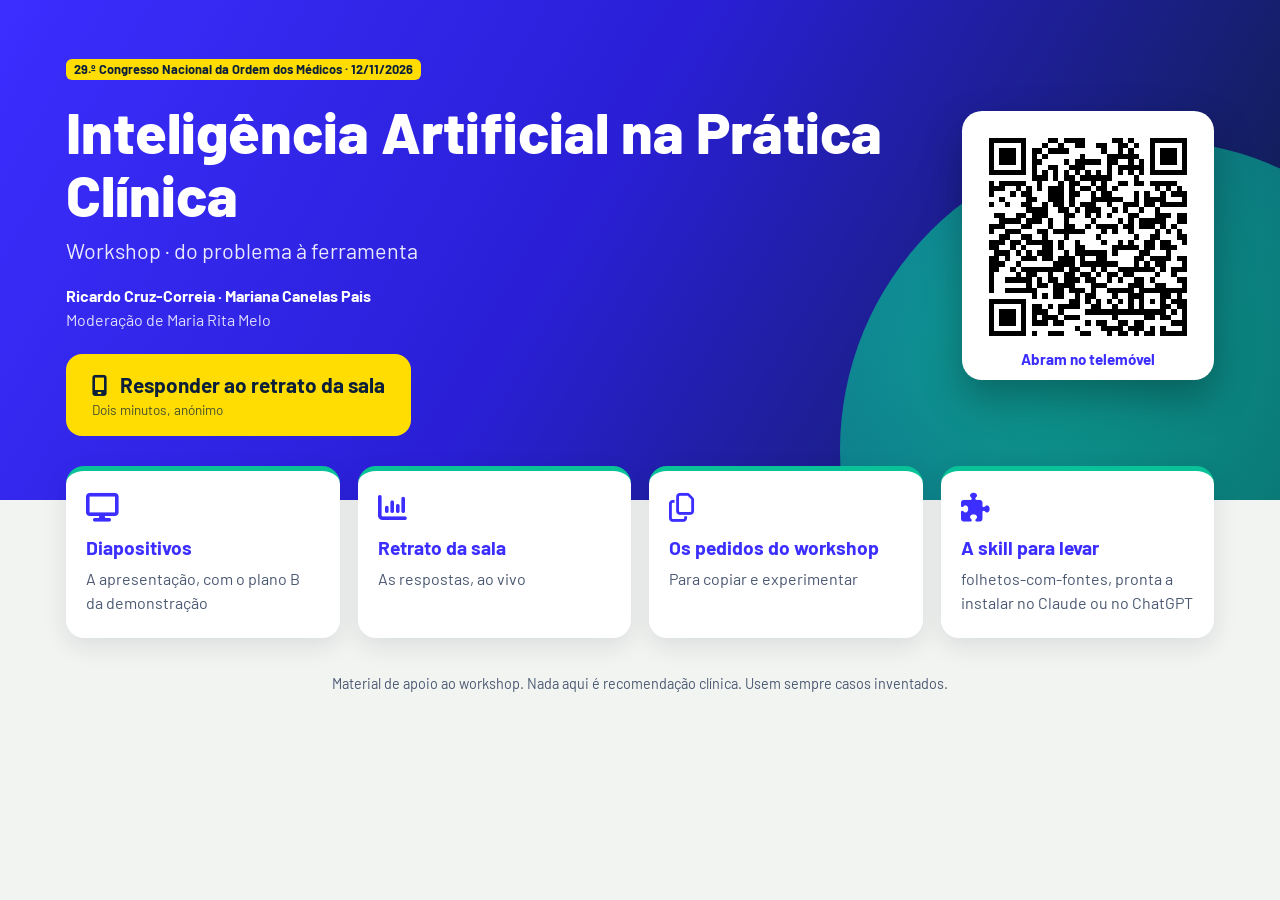
<file: index.html>
<!doctype html>
<html lang="pt"><head><meta charset="utf-8"><meta name="viewport" content="width=device-width,initial-scale=1">
<title>IA na prática clínica · CNOM 2026</title>
<link rel="preconnect" href="https://fonts.googleapis.com"><link href="https://fonts.googleapis.com/css2?family=Barlow:wght@400;600;700;800&display=swap" rel="stylesheet">
<link rel="stylesheet" href="https://cdnjs.cloudflare.com/ajax/libs/font-awesome/6.5.2/css/all.min.css">
<link rel="stylesheet" href="style.css"><script src="config.js"></script></head><body class="home">
<header class="hero"><div class="hero-in">
  <div class="hero-text">
    <span class="tag">29.º Congresso Nacional da Ordem dos Médicos · 12/11/2026</span>
    <h1>Inteligência Artificial na Prática Clínica</h1>
    <p class="hero-sub">Workshop · do problema à ferramenta</p>
    <p class="hero-who">Ricardo Cruz-Correia · Mariana Canelas Pais<br><span>Moderação de Maria Rita Melo</span></p>
    <a id="responder" class="big-btn" href="#"><i class="fa-solid fa-mobile-screen"></i> Responder ao retrato da sala<small>Dois minutos, anónimo</small></a>
  </div>
  <div class="hero-qr"><img src="qr-pagina.png" alt="QR desta página"><span>Abram no telemóvel</span></div>
</div></header>
<main>
<div class="tiles">
  <a href="diapositivos.html" class="tile"><i class="fa-solid fa-display"></i><b>Diapositivos</b><span>A apresentação, com o plano B da demonstração</span></a>
  <a href="resultados.html" class="tile"><i class="fa-solid fa-chart-column"></i><b>Retrato da sala</b><span>As respostas, ao vivo</span></a>
  <a href="prompts.html" class="tile"><i class="fa-regular fa-copy"></i><b>Os pedidos do workshop</b><span>Para copiar e experimentar</span></a>
  <a href="skill-folhetos-com-fontes.zip" download class="tile"><i class="fa-solid fa-puzzle-piece"></i><b>A skill para levar</b><span>folhetos-com-fontes, pronta a instalar no Claude ou no ChatGPT</span></a>
</div>
<p class="note foot">Material de apoio ao workshop. Nada aqui é recomendação clínica. Usem sempre casos inventados.</p>
</main>
<script>
const b=document.getElementById('responder');
if(window.CNOM&&CNOM.form){b.href=CNOM.form}else{b.removeAttribute('href');b.style.opacity=.5;b.querySelector('small').textContent='Abre no início do workshop'}
</script></body></html>
</file>
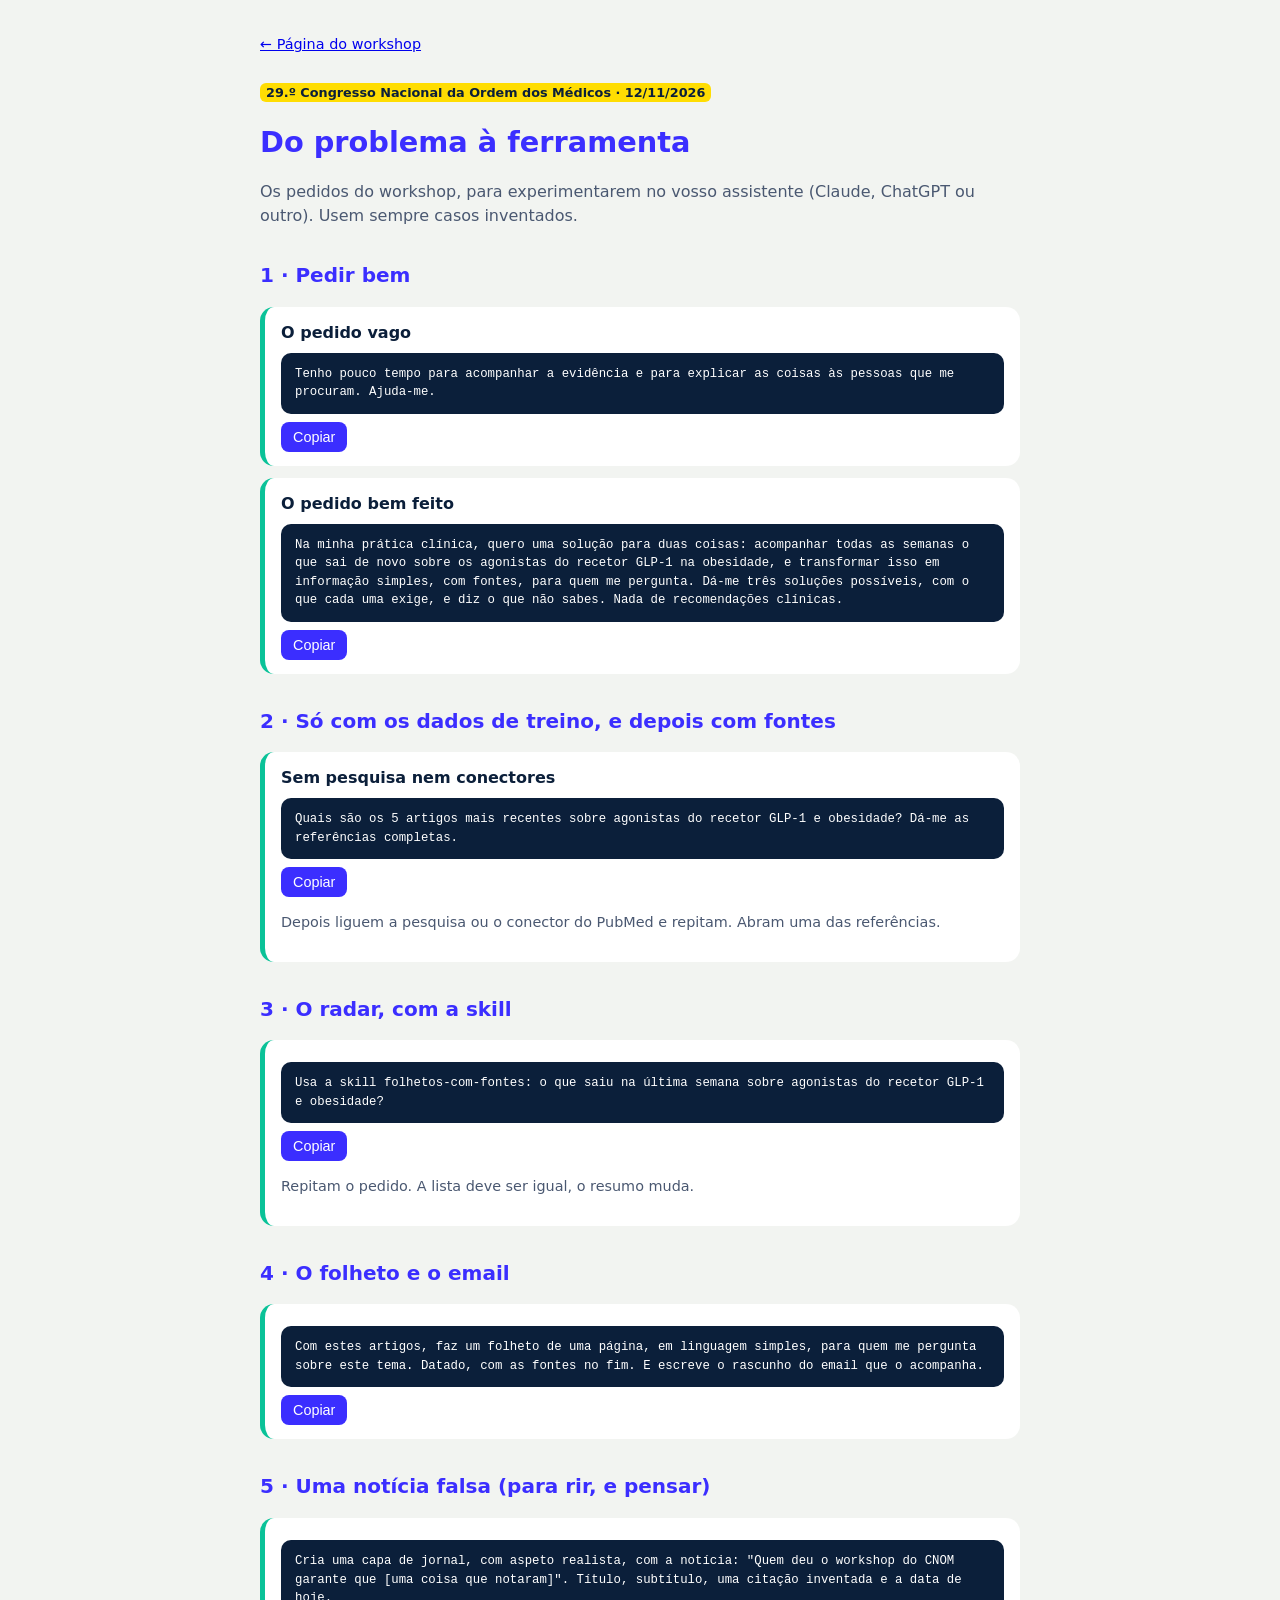
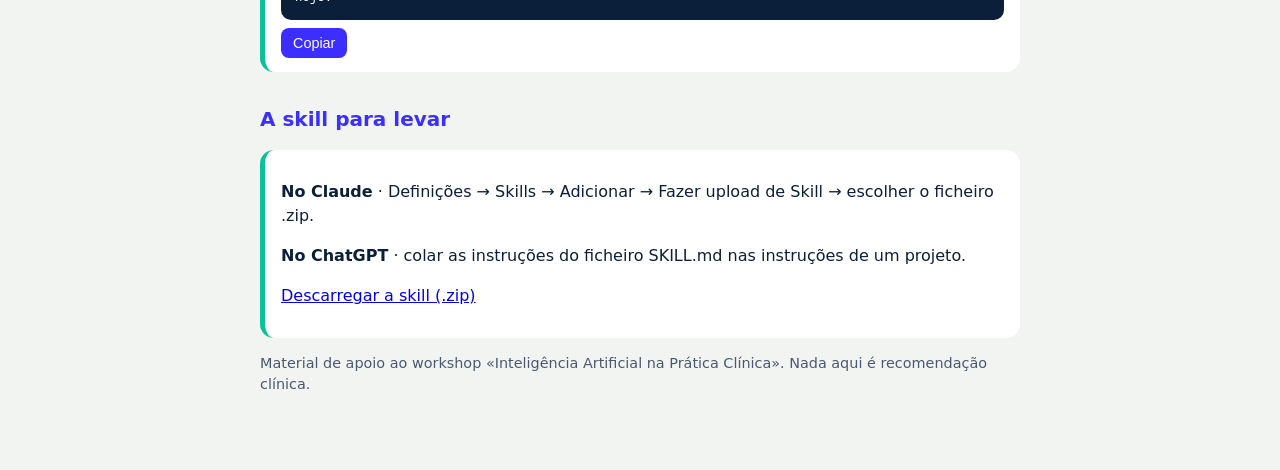
<file: prompts.html>
<!doctype html>
<html lang="pt"><head><meta charset="utf-8"><meta name="viewport" content="width=device-width,initial-scale=1">
<title>Do problema à ferramenta · prompts</title>
<style>
:root{--v:#3B2EFF;--g:#0AC298;--y:#FFDD02;--n:#0B1F3A;--bg:#F2F4F1}
body{margin:0;font-family:system-ui,-apple-system,sans-serif;background:var(--bg);color:var(--n);line-height:1.5}
main{max-width:760px;margin:0 auto;padding:20px 16px 60px}
h1{color:var(--v);font-size:1.8em;margin:.2em 0}h2{color:var(--v);margin-top:1.6em;font-size:1.25em}
.lead{color:#4A5871}.step{background:#fff;border-radius:14px;padding:14px 16px;margin:12px 0;border-left:5px solid var(--g)}
pre{white-space:pre-wrap;background:var(--n);color:#fff;border-radius:10px;padding:12px 14px;font-size:.95em;margin:8px 0}
button{background:var(--v);color:#fff;border:0;border-radius:8px;padding:7px 12px;font-size:.9em;cursor:pointer}
.note{font-size:.9em;color:#4A5871}.tag{display:inline-block;background:var(--y);border-radius:6px;padding:0 6px;font-size:.8em;font-weight:700}
</style></head><body><main>
<p class="note"><a href="index.html">← Página do workshop</a></p>
<p class="tag">29.º Congresso Nacional da Ordem dos Médicos · 12/11/2026</p>
<h1>Do problema à ferramenta</h1>
<p class="lead">Os pedidos do workshop, para experimentarem no vosso assistente (Claude, ChatGPT ou outro). Usem sempre casos inventados.</p>

<h2>1 · Pedir bem</h2>
<div class="step"><b>O pedido vago</b><pre>Tenho pouco tempo para acompanhar a evidência e para explicar as coisas às pessoas que me procuram. Ajuda-me.</pre><button>Copiar</button></div>
<div class="step"><b>O pedido bem feito</b><pre>Na minha prática clínica, quero uma solução para duas coisas: acompanhar todas as semanas o que sai de novo sobre os agonistas do recetor GLP-1 na obesidade, e transformar isso em informação simples, com fontes, para quem me pergunta. Dá-me três soluções possíveis, com o que cada uma exige, e diz o que não sabes. Nada de recomendações clínicas.</pre><button>Copiar</button></div>

<h2>2 · Só com os dados de treino, e depois com fontes</h2>
<div class="step"><b>Sem pesquisa nem conectores</b><pre>Quais são os 5 artigos mais recentes sobre agonistas do recetor GLP-1 e obesidade? Dá-me as referências completas.</pre><button>Copiar</button><p class="note">Depois liguem a pesquisa ou o conector do PubMed e repitam. Abram uma das referências.</p></div>

<h2>3 · O radar, com a skill</h2>
<div class="step"><pre>Usa a skill folhetos-com-fontes: o que saiu na última semana sobre agonistas do recetor GLP-1 e obesidade?</pre><button>Copiar</button><p class="note">Repitam o pedido. A lista deve ser igual, o resumo muda.</p></div>

<h2>4 · O folheto e o email</h2>
<div class="step"><pre>Com estes artigos, faz um folheto de uma página, em linguagem simples, para quem me pergunta sobre este tema. Datado, com as fontes no fim. E escreve o rascunho do email que o acompanha.</pre><button>Copiar</button></div>

<h2>5 · Uma notícia falsa (para rir, e pensar)</h2>
<div class="step"><pre>Cria uma capa de jornal, com aspeto realista, com a notícia: "Quem deu o workshop do CNOM garante que [uma coisa que notaram]". Título, subtítulo, uma citação inventada e a data de hoje.</pre><button>Copiar</button></div>

<h2>A skill para levar</h2>
<div class="step"><p><b>No Claude</b> · Definições → Skills → Adicionar → Fazer upload de Skill → escolher o ficheiro .zip.</p><p><b>No ChatGPT</b> · colar as instruções do ficheiro SKILL.md nas instruções de um projeto.</p><p><a href="skill-folhetos-com-fontes.zip" download>Descarregar a skill (.zip)</a></p></div>

<p class="note">Material de apoio ao workshop «Inteligência Artificial na Prática Clínica». Nada aqui é recomendação clínica.</p>
</main>
<script>document.querySelectorAll('.step button').forEach(b=>b.onclick=()=>{navigator.clipboard.writeText(b.previousElementSibling.textContent);b.textContent='Copiado';setTimeout(()=>b.textContent='Copiar',1500)})</script>
</body></html>
</file>
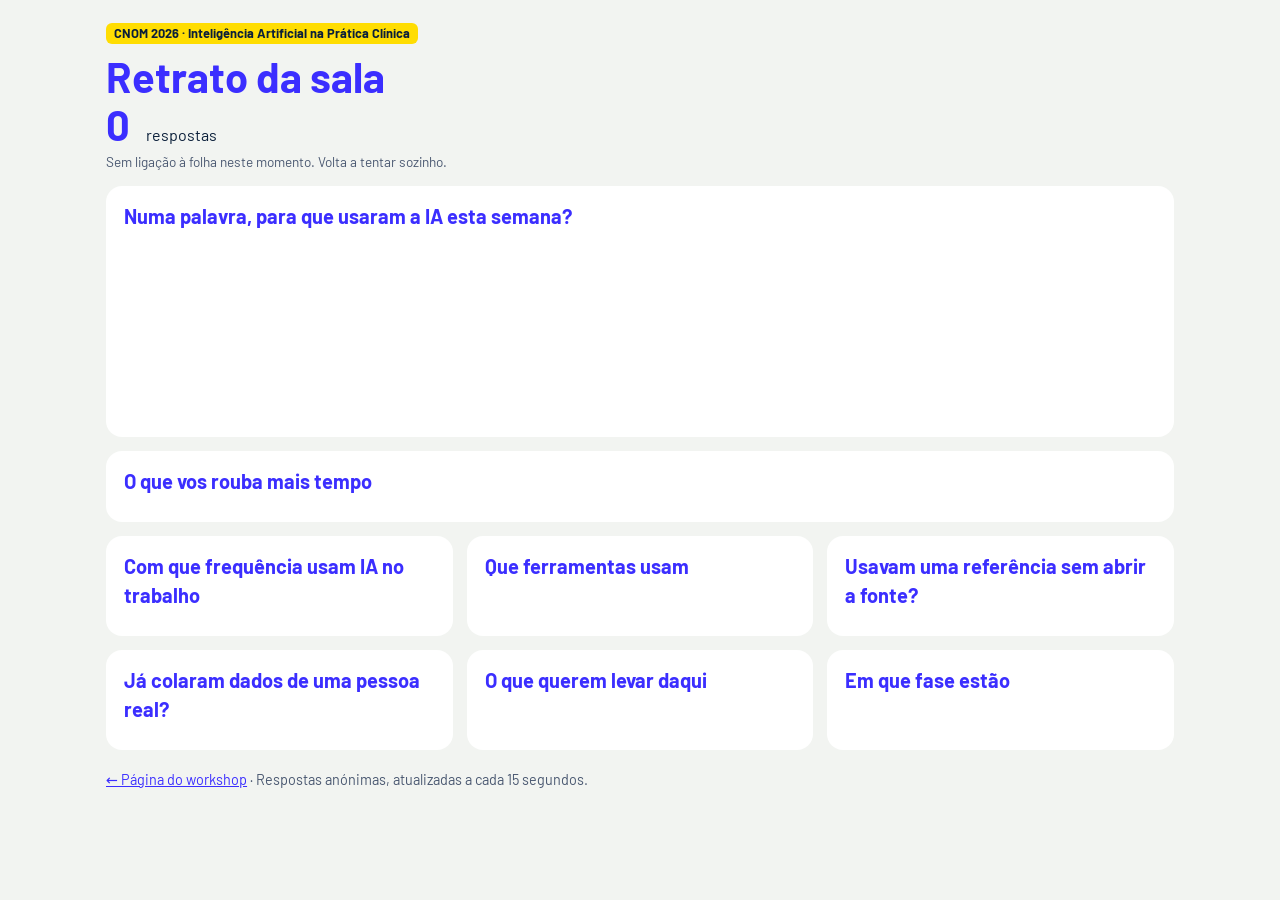
<file: resultados.html>
<!doctype html>
<html lang="pt"><head><meta charset="utf-8"><meta name="viewport" content="width=device-width,initial-scale=1">
<title>Retrato da sala · CNOM 2026</title>
<link rel="preconnect" href="https://fonts.googleapis.com"><link href="https://fonts.googleapis.com/css2?family=Barlow:wght@400;600;700&display=swap" rel="stylesheet">
<link rel="stylesheet" href="style.css"><script src="config.js"></script></head><body><main>
<span class="tag">CNOM 2026 · Inteligência Artificial na Prática Clínica</span>
<h1>Retrato da sala</h1>
<div class="kpi"><b id="n">0</b><span>respostas</span></div>
<p class="status" id="status">A carregar…</p>
<div class="grid">
  <div class="card wide"><h2>Numa palavra, para que usaram a IA esta semana?</h2><div class="cloud" id="cloud"></div></div>
  <div class="card wide"><h2>O que vos rouba mais tempo</h2><div class="quotes" id="tempo"></div></div>
  <div class="card"><h2>Com que frequência usam IA no trabalho</h2><div id="freq"></div></div>
  <div class="card"><h2>Que ferramentas usam</h2><div id="tools"></div></div>
  <div class="card"><h2>Usavam uma referência sem abrir a fonte?</h2><div id="ref"></div></div>
  <div class="card"><h2>Já colaram dados de uma pessoa real?</h2><div id="dados"></div></div>
  <div class="card"><h2>O que querem levar daqui</h2><div id="levar"></div></div>
  <div class="card"><h2>Em que fase estão</h2><div id="fase"></div></div>
</div>
<p class="note" style="margin-top:20px"><a href="index.html">← Página do workshop</a> · Respostas anónimas, atualizadas a cada 15 segundos.</p>
</main>
<script>
const Q={palavra:'Numa palavra',tempo:'rouba mais tempo',freq:'frequência',tools:'ferramentas',ref:'referência',dados:'dados de uma pessoa',levar:'levar daqui',fase:'fase'};
const ORDER={freq:['Nunca','Raramente','Todas as semanas','Todos os dias'],dados:['Não','Sim, depois de os anonimizar','Sim','Prefiro não dizer'],fase:['Estudante','Interno','Especialista','Outra'],
 tools:['ChatGPT','Claude','Gemini','Copilot','OpenEvidence','Nenhuma'],levar:['Pedir melhor','Respostas com fontes','Automatizar uma tarefa','Saber o que é lícito','Criar a minha própria ferramenta']};
const STOP=new Set('a o e de da do das dos para com em no na nos nas um uma uns umas que se por ao à os as é ou mais muito eu me meu minha'.split(' '));
const params=new URLSearchParams(location.search);
if(params.has('ecra'))document.body.classList.add('ecra');
const esc=s=>String(s).replace(/[&<>"]/g,c=>({'&':'&amp;','<':'&lt;','>':'&gt;','"':'&quot;'}[c]));

function parseCSV(t){const rows=[];let r=[],f='',q=false;for(let i=0;i<t.length;i++){const c=t[i];
 if(q){if(c=='"'){if(t[i+1]=='"'){f+='"';i++}else q=false}else f+=c}
 else if(c=='"')q=true;else if(c==','){r.push(f);f=''}else if(c=='\n'){r.push(f);rows.push(r);r=[];f=''}else if(c!='\r')f+=c}
 if(f||r.length){r.push(f);rows.push(r)}return rows.filter(x=>x.some(v=>v.trim()))}

function demo(){const W=['resumos','emails','artigos','nada','traduções','cartas','pesquisa','resumos','apresentações','emails','dúvidas','resumos','relatórios','nada','código','pesquisa','emails'];
 const T=['Relatórios e cartas de referenciação','Responder a emails','Pesquisar evidência atualizada','Registos clínicos','Burocracia das baixas','Preparar aulas','Ler artigos'];
 const h=['Carimbo',Object.values(Q).map(x=>x)].flat();const rows=[];
 for(let i=0;i<34;i++){const p=a=>a[Math.floor(Math.random()*a.length)];
  rows.push(['',p(W),p(T),p(ORDER.freq),[p(ORDER.tools),p(ORDER.tools)].filter((v,j,a)=>a.indexOf(v)==j).join(', '),String(1+Math.floor(Math.random()*5)),p(ORDER.dados),[p(ORDER.levar),p(ORDER.levar)].filter((v,j,a)=>a.indexOf(v)==j).join(', '),p(ORDER.fase)])}
 return [h,...rows]}

function col(h,key){return h.findIndex(x=>x.toLowerCase().includes(Q[key].toLowerCase()))}
function bars(el,counts,total,order,hl){
 const keys=order?[...order,...Object.keys(counts).filter(k=>!order.includes(k))]:Object.keys(counts);
 const items=keys.filter(k=>counts[k]||(order&&order.includes(k))).map(k=>[k,counts[k]||0]);
 if(!order)items.sort((a,b)=>b[1]-a[1]);
 if(!total){el.innerHTML='<p class="empty">À espera das respostas.</p>';return}
 el.innerHTML=items.map(([k,n])=>`<div class="bar${hl&&hl(k)?' hl':''}"><span>${esc(k)}</span><span class="t"><i data-w="${Math.round(100*n/total)}"></i></span><span class="p">${Math.round(100*n/total)}%</span></div>`).join('');
 requestAnimationFrame(()=>el.querySelectorAll('i').forEach(i=>i.style.width=i.dataset.w+'%'))}
function count(rows,i,multi){const c={};rows.forEach(r=>{const v=(r[i]||'').trim();if(!v)return;(multi?v.split(/,\s*(?=[A-ZÁÉÍÓÚ])/):[v]).forEach(x=>{x=x.trim();if(x)c[x]=(c[x]||0)+1})});return c}

let lastN=-1;
function render(rows){const h=rows[0]||[],data=rows.slice(1),N=data.length;
 document.getElementById('n').textContent=N;
 document.getElementById('status').textContent=(params.has('demo')?'Dados de exemplo · ':'')+'Atualizado às '+new Date().toLocaleTimeString('pt-PT',{hour:'2-digit',minute:'2-digit',second:'2-digit'});
 if(N===lastN)return;lastN=N;
 const iw=col(h,'palavra'),it=col(h,'tempo');
 const wc={};data.forEach(r=>(r[iw]||'').toLowerCase().replace(/[.,;:!?()"«»]/g,' ').split(/\s+/).forEach(w=>{if(w.length>1&&!STOP.has(w))wc[w]=(wc[w]||0)+1}));
 const words=Object.entries(wc).sort((a,b)=>b[1]-a[1]).slice(0,40),mx=words.length?words[0][1]:1;
 const cl=document.getElementById('cloud');
 cl.innerHTML=words.length?words.map(([w,n],k)=>`<span class="${k<3?'top':''}" style="font-size:${(1+2.6*n/mx).toFixed(2)}em;animation-delay:${(k*0.05).toFixed(2)}s">${esc(w)}</span>`).sort(()=>Math.random()-.5).join(''):'<p class="empty">À espera das respostas.</p>';
 const tq=data.map(r=>(r[it]||'').trim()).filter(Boolean).reverse().slice(0,12);
 document.getElementById('tempo').innerHTML=tq.length?tq.map((t,k)=>`<div style="animation-delay:${k*0.06}s">${esc(t)}</div>`).join(''):'<p class="empty">À espera das respostas.</p>';
 bars(document.getElementById('freq'),count(data,col(h,'freq')),N,ORDER.freq);
 const tc=count(data,col(h,'tools'),true);bars(document.getElementById('tools'),tc,N,null);
 const rc=count(data,col(h,'ref'));const rl={};['1','2','3','4','5'].forEach(k=>rl[k+(k=='1'?' · nunca':k=='5'?' · sem problema':' ·')]=rc[k]||0);
 bars(document.getElementById('ref'),rl,N,Object.keys(rl),k=>k[0]>='4');
 bars(document.getElementById('dados'),count(data,col(h,'dados')),N,ORDER.dados,k=>k=='Sim');
 bars(document.getElementById('levar'),count(data,col(h,'levar'),true),N,ORDER.levar);
 bars(document.getElementById('fase'),count(data,col(h,'fase')),N,ORDER.fase)}

async function load(){
 if(params.has('demo')){render(demo());return}
 if(!window.CNOM||!CNOM.csv){render([[]]);document.getElementById('status').textContent='O retrato abre no início do workshop.';return}
 try{const r=await fetch(CNOM.csv+(CNOM.csv.includes('?')?'&':'?')+'t='+Date.now(),{cache:'no-store'});render(parseCSV(await r.text()))}
 catch(e){document.getElementById('status').textContent='Sem ligação à folha neste momento. Volta a tentar sozinho.'}}
load();if(!params.has('demo'))setInterval(load,15000);
</script></body></html>
</file>
<file: style.css>
:root{--v:#3B2EFF;--g:#0AC298;--y:#FFDD02;--n:#0B1F3A;--bg:#F2F4F1;--mut:#4A5871;--card:#fff}
*{box-sizing:border-box}
body{margin:0;font-family:Barlow,system-ui,-apple-system,sans-serif;background:var(--bg);color:var(--n);line-height:1.45}
main{max-width:1100px;margin:0 auto;padding:20px 16px 60px}
a{color:var(--v)}
.tag{display:inline-block;background:var(--y);border-radius:6px;padding:1px 8px;font-size:.8em;font-weight:700}
h1{color:var(--v);font-size:clamp(1.7em,4vw,2.6em);margin:.25em 0 .1em;line-height:1.1}
h2{color:var(--v);font-size:1.25em;margin:0 0 .5em}
.lead{color:var(--mut);margin:.2em 0 1em}
.big-btn{display:block;background:var(--v);color:#fff;text-decoration:none;border-radius:16px;padding:18px 20px;font-size:1.3em;font-weight:700;text-align:center;margin:16px 0}
.big-btn small{display:block;font-weight:400;font-size:.65em;opacity:.85}
.links{display:grid;grid-template-columns:repeat(auto-fit,minmax(220px,1fr));gap:12px;margin-top:8px}
.links a{background:var(--card);border-radius:14px;padding:14px 16px;text-decoration:none;color:var(--n);border-left:5px solid var(--g)}
.links a b{display:block;color:var(--v)}
.grid{display:grid;grid-template-columns:repeat(auto-fit,minmax(320px,1fr));gap:14px}
.card{background:var(--card);border-radius:16px;padding:16px 18px}
.card.wide{grid-column:1/-1}
.bar{display:grid;grid-template-columns:minmax(110px,40%) 1fr 3.2em;gap:8px;align-items:center;margin:7px 0;font-size:.95em}
.bar .t{height:16px;background:#E4E8EE;border-radius:8px;overflow:hidden}
.bar .t i{display:block;height:100%;background:var(--v);border-radius:8px;width:0;transition:width .8s ease}
.bar.hl .t i{background:var(--g)}
.bar .p{text-align:right;font-weight:700;color:var(--v)}
.cloud{display:flex;flex-wrap:wrap;justify-content:center;align-items:center;gap:.15em .6em;min-height:180px;padding:10px 0}
.cloud span{font-weight:700;color:var(--v);line-height:1.05;opacity:0;transform:translateY(8px) scale(.9);animation:pop .6s ease forwards}
.cloud span.top{background:var(--y);color:var(--n);border-radius:8px;padding:0 .2em}
.cloud span:nth-child(3n){color:var(--g)}
.cloud span:nth-child(5n){color:var(--n)}
@keyframes pop{to{opacity:1;transform:none}}
.quotes{display:grid;grid-template-columns:repeat(auto-fit,minmax(240px,1fr));gap:8px}
.quotes div{background:var(--bg);border-radius:10px;padding:8px 12px;font-size:.95em;animation:pop .5s ease forwards;opacity:0}
.kpi{display:flex;gap:16px;flex-wrap:wrap;align-items:baseline}
.kpi b{font-size:2.6em;color:var(--v);line-height:1}
.status{color:var(--mut);font-size:.85em;margin:6px 0 14px}
.empty{color:var(--mut);font-style:italic}
.qr{display:flex;gap:16px;align-items:center;flex-wrap:wrap}
.qr img{width:140px;height:140px;background:#fff;border-radius:12px;padding:6px}
.step{background:var(--card);border-radius:14px;padding:14px 16px;margin:12px 0;border-left:5px solid var(--g)}
pre{white-space:pre-wrap;background:var(--n);color:#fff;border-radius:10px;padding:12px 14px;font-size:.95em;margin:8px 0;font-family:inherit}
button{background:var(--v);color:#fff;border:0;border-radius:8px;padding:7px 12px;font-size:.9em;cursor:pointer;font-family:inherit}
.note{font-size:.9em;color:var(--mut)}
body.ecra main{max-width:1500px}
body.ecra{font-size:20px}

/* home: hero + tiles, designed for desktop and phone */
body.home main{max-width:1180px;padding-top:0}
.hero{background:linear-gradient(120deg,#3B2EFF 0%,#2a1fd6 45%,#0B1F3A 100%);color:#fff;position:relative;overflow:hidden}
.hero::after{content:"";position:absolute;right:-180px;bottom:-260px;width:620px;height:620px;border-radius:50%;background:radial-gradient(circle at 30% 30%,#0AC298,#0a8f88 60%,transparent 70%);opacity:.75}
.hero-in{max-width:1180px;margin:0 auto;padding:56px 16px 64px;display:grid;grid-template-columns:1fr auto;gap:48px;align-items:center;position:relative;z-index:1}
.hero .tag{background:#FFDD02;color:#0B1F3A}
.hero h1{color:#fff;font-size:clamp(2em,5vw,3.6em);font-weight:800;margin:.35em 0 .15em}
.hero-sub{font-size:1.35em;opacity:.9;margin:0 0 .8em}
.hero-who{font-weight:700;margin:0 0 1.4em;line-height:1.5}.hero-who span{font-weight:400;opacity:.85}
.hero .big-btn{display:inline-block;background:#FFDD02;color:#0B1F3A;margin:0;padding:16px 26px;text-align:left}
.hero .big-btn i{margin-right:.4em}.hero .big-btn small{color:#0B1F3A;opacity:.75}
.hero-qr{background:#fff;border-radius:20px;padding:16px 16px 10px;text-align:center;box-shadow:0 18px 40px rgba(0,0,0,.3)}
.hero-qr img{width:220px;height:220px;display:block;image-rendering:pixelated}
.hero-qr span{color:#3B2EFF;font-weight:700;font-size:.95em}
.tiles{display:grid;grid-template-columns:repeat(4,1fr);gap:18px;margin-top:-34px;position:relative;z-index:2}
.tile{background:#fff;border-radius:18px;padding:22px 20px 24px;text-decoration:none;color:#0B1F3A;box-shadow:0 8px 24px rgba(11,31,58,.10);display:flex;flex-direction:column;gap:6px;transition:transform .15s,box-shadow .15s;border-top:5px solid #0AC298}
.tile:hover{transform:translateY(-3px);box-shadow:0 14px 30px rgba(11,31,58,.16)}
.tile i{font-size:1.8em;color:#3B2EFF;margin-bottom:6px}
.tile b{font-size:1.2em;color:#3B2EFF}.tile span{color:#4A5871}
.foot{text-align:center;margin-top:36px}
@media (max-width:860px){.hero-in{grid-template-columns:1fr;padding:32px 16px 52px}.hero-qr{display:none}.tiles{grid-template-columns:1fr 1fr}}
@media (max-width:520px){.tiles{grid-template-columns:1fr}.hero .big-btn{display:block}}
</file>
